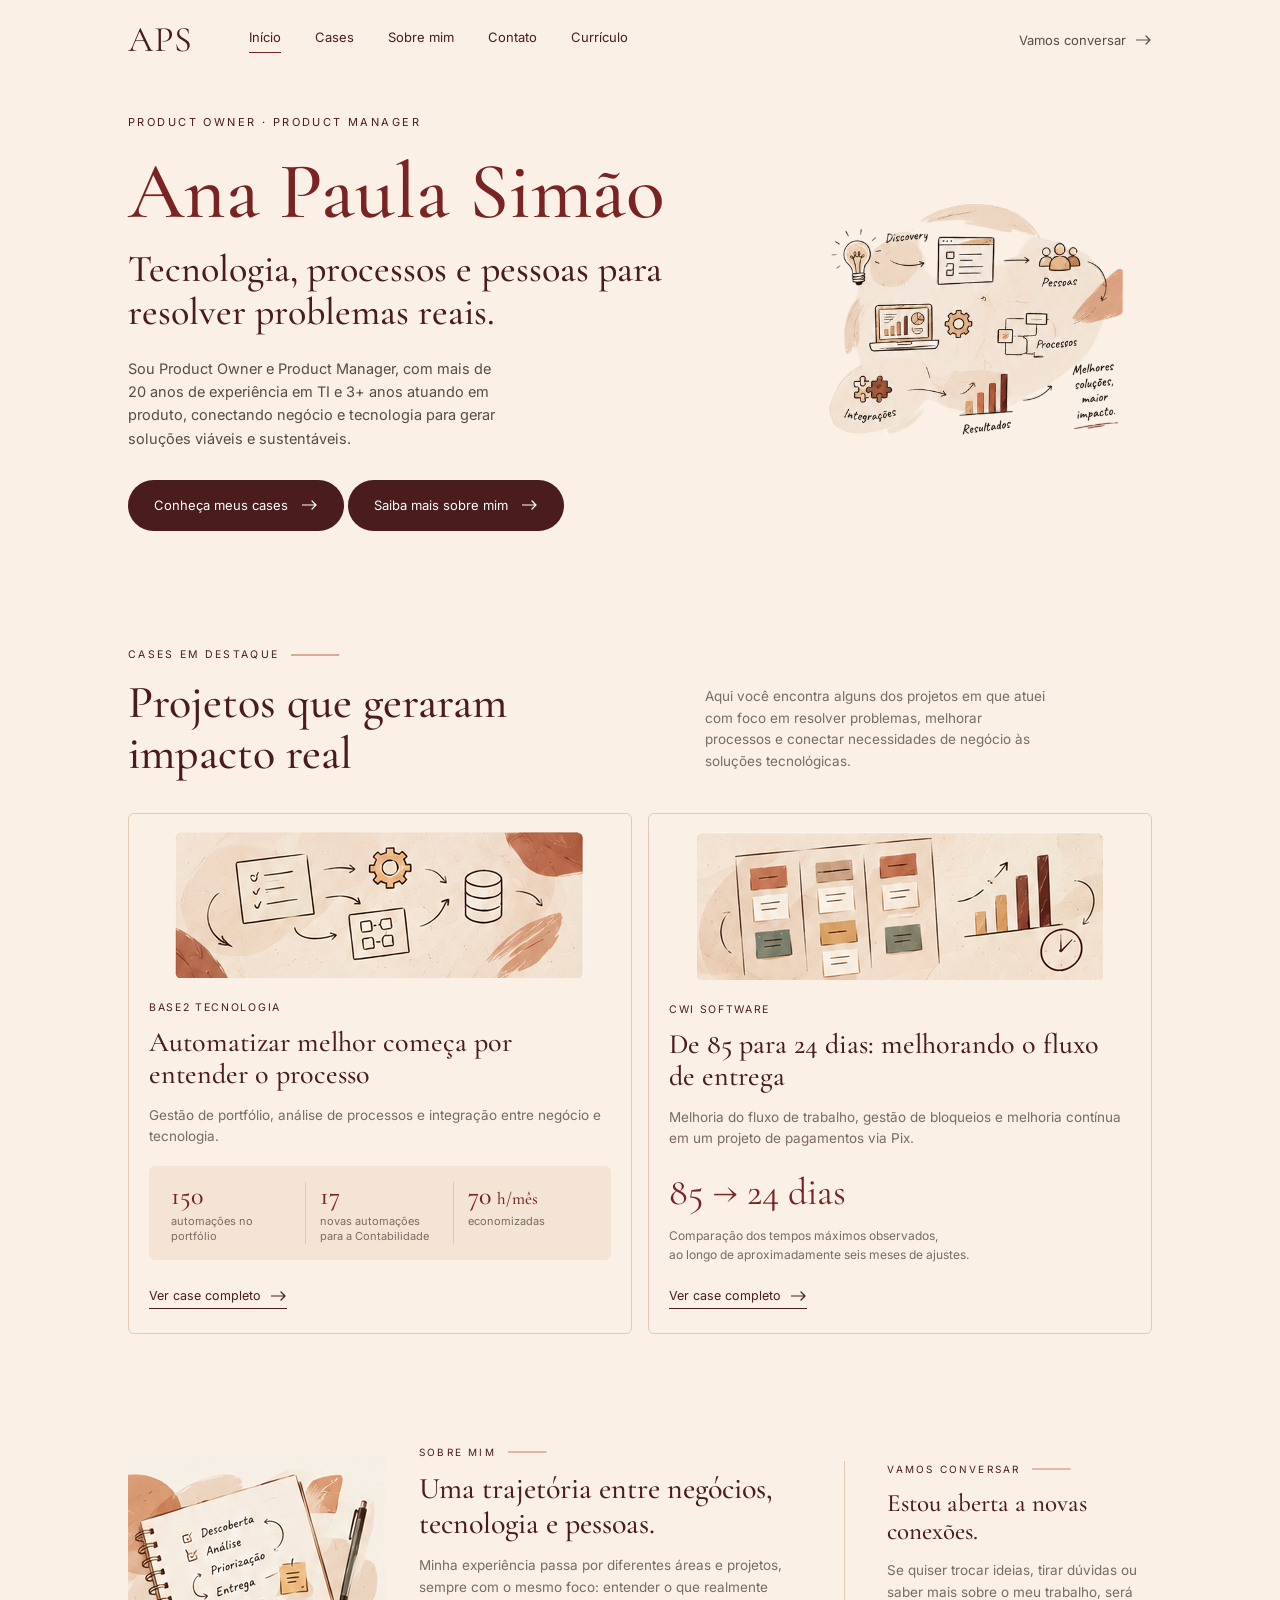
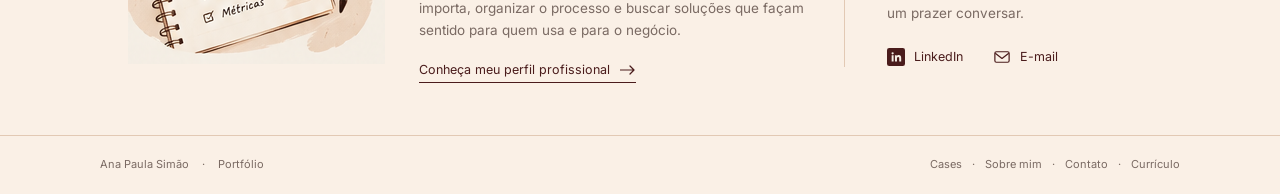
<file: index.html>
<!DOCTYPE html>
<html lang="pt-BR">
<head>
<meta charset="UTF-8">
<meta name="viewport" content="width=device-width, initial-scale=1">
<title>APS · Portfólio</title>
<meta name="description" content="Analista de Negócios e Product Owner com mais de 20 anos de experiência em TI. Tecnologia, processos e pessoas para resolver problemas reais.">
<link rel="preconnect" href="https://fonts.googleapis.com">
<link rel="preconnect" href="https://fonts.gstatic.com" crossorigin>
<link href="https://fonts.googleapis.com/css2?family=Cormorant+Garamond:wght@400;500;600&family=Inter:wght@400;500&family=Caveat:wght@500;600&display=swap" rel="stylesheet">
<style>
  :root{
    --bg:#faf0e6;
    --bg-hero:#faf0e6;
    --bg-alt:#faf0e6;
    --bg-soft:#f3e4d6;
    --ink:#4a1c1c;
    --text:#5b4a44;
    --muted:#7a6a63;
    --accent:#b5532f;
    --accent-dark:#7a2323;
    --sand:#f3e4d6;
    --line:#e2c9b4;
    --card:#faf0e6;
    --serif:'Cormorant Garamond', Georgia, serif;
    --sans:'Inter', system-ui, sans-serif;
    --hand:'Caveat', cursive;
  }
  *{box-sizing:border-box;margin:0;padding:0}
  html{scroll-behavior:smooth}
  body{font-family:var(--sans);background:var(--bg);color:var(--text);line-height:1.6;font-size:15px;-webkit-font-smoothing:antialiased}
  a{color:inherit;text-decoration:none}
  .container{max-width:1080px;margin:0 auto;padding:0 28px}

  /* NAV */
  header{background:var(--bg-hero)}
  nav{display:flex;align-items:center;justify-content:space-between;padding:22px 0;gap:20px}
  .logo{font-family:var(--serif);font-size:36px;color:var(--ink);letter-spacing:.5px;line-height:1}
  .menu{display:flex;gap:34px;margin-left:36px;margin-right:auto}
  .menu a{font-size:13px;color:var(--ink);padding-bottom:4px;border-bottom:1.5px solid transparent}
  .menu a.active{border-color:var(--accent-dark)}
  .menu a:hover{border-color:var(--accent)}
  .nav-cta{font-size:13px;color:var(--red);display:inline-flex;gap:10px;align-items:center}
  .arrow{display:inline-block;width:16px;height:10px}

  /* HERO */
  .hero{display:grid;grid-template-columns:1.35fr .75fr;gap:30px;align-items:center;padding:34px 0 60px}
  .eyebrow{display:flex;align-items:center;gap:12px;font-size:11px;letter-spacing:.22em;text-transform:uppercase;color:var(--ink)}
  .eyebrow svg{width:56px;height:10px}
  .hero h1{font-family:var(--serif);font-weight:500;font-size:clamp(38px,5vw,52px);line-height:1.12;color:var(--ink);margin:26px 0 22px}
  .eyebrow-plain::after{display:none}
  .hero h1.name{
    font-family:var(--serif);
    font-weight:500;
    font-size:clamp(48px,7.5vw,80px);
    line-height:1.05;
    color:var(--accent-dark);
    margin:18px 0 14px;
  }
  .hero h2.tagline{
    font-family:var(--serif);
    font-weight:500;
    font-size:clamp(28px,3.6vw,38px);
    line-height:1.15;
    color:var(--ink);
    margin:0 0 22px;
  }
  .hero p{max-width:380px;font-size:14.5px;color:var(--text)}
  .btn{display:inline-flex;align-items:center;gap:14px;margin-top:30px;background:var(--ink);color:#fff;padding:15px 26px;border-radius:999px;font-size:13px;transition:transform .2s,background .2s}
  .btn:hover{background:var(--accent-dark);transform:translateY(-2px)}
  .hero-art{max-width:300px;margin:0 auto;justify-self:center}
  .hero-art svg,
  .hero-art img{width:100%;height:auto;display:block}

  /* CASES */
  .cases{background:var(--bg);padding:56px 0 64px}
  .section-head{display:grid;grid-template-columns:1.2fr 1fr;gap:40px;align-items:end;margin-bottom:34px}
  .section-head h2{font-family:var(--serif);font-weight:500;font-size:clamp(34px,4.5vw,46px);line-height:1.1;color:var(--ink);margin-top:14px}
  .section-head p{font-size:13.5px;color:var(--muted);max-width:340px;padding-bottom:6px}
  .grid{display:grid;grid-template-columns:1fr 1fr;gap:16px}
  .card{background:var(--card);border:1px solid var(--line);border-radius:6px;padding:18px 20px 24px;display:flex;flex-direction:column;transition:box-shadow .25s,transform .25s}
  .card:hover{box-shadow:0 14px 30px rgba(74,28,28,.08);transform:translateY(-3px)}
  .card .thumb{
      border-radius:6px;
      overflow:hidden;
      background:transparent;   /* mesmo fundo do card e da página */
      display:flex;
      justify-content:center;   /* centraliza na horizontal */
      align-items:center;       /* centraliza na vertical */
    }
    .card .thumb svg,
    .card .thumb img{
      display:block;
      max-width:100%;
      height:auto;
      margin:0 auto;
    }
  .tag{font-size:10.5px;letter-spacing:.16em;text-transform:uppercase;color:var(--ink);margin:22px 0 10px}
  .card h3{font-family:var(--serif);font-weight:500;font-size:28px;line-height:1.15;color:var(--ink);margin-bottom:14px}
  .card p.desc{font-size:13.5px;color:var(--muted);margin-bottom:18px}
  .stats{display:grid;grid-template-columns:repeat(3,1fr);background:var(--bg-soft);border-radius:6px;padding:16px 8px;margin-bottom:22px}
  .stat{padding:0 14px;border-right:1px solid var(--line)}
  .stat:last-child{border-right:0}
  .stat strong{display:block;font-family:var(--serif);font-weight:500;font-size:26px;color:var(--accent-dark);line-height:1.1}
  .stat strong small{font-size:17px}
  .stat span{font-size:11px;color:var(--muted);line-height:1.35;display:block;margin-top:4px}
  .big{font-family:var(--serif);font-size:38px;color:var(--accent-dark);line-height:1.1;margin:4px 0 12px}
  .note{font-size:12px;color:var(--muted);margin-bottom:22px}
  .link{margin-top:auto;font-size:12.5px;color:var(--ink);border-bottom:1px solid var(--ink);align-self:flex-start;padding-bottom:2px;display:inline-flex;gap:10px;align-items:center}

  /* ABOUT / CONTACT */
  .about{background:var(--bg-alt);padding:46px 0 52px}
  .about-grid{display:grid;grid-template-columns:.8fr 1.4fr 1.1fr;gap:34px;align-items:center}
  .about-art svg{width:100%;height:auto;display:block}
  .about h2{font-family:var(--serif);font-weight:500;font-size:30px;line-height:1.15;color:var(--ink);margin:12px 0 14px}
  .about p{font-size:13.5px;color:var(--muted);margin-bottom:16px}
  .small-link{font-size:12px;color:var(--ink);border-bottom:1px solid var(--ink);padding-bottom:2px;display:inline-flex;gap:10px;align-items:center}
  .contact{border-left:1px solid var(--line);padding-left:42px}
  .contact h2{font-size:25px}
  .contact p{max-width:260px}
  .social{display:flex;gap:30px;margin-top:22px}
  .social a{display:inline-flex;align-items:center;gap:9px;font-size:12.5px;color:var(--ink)}
  .social a:hover{color:var(--accent)}
  .social svg{width:18px;height:18px}

  footer{background:var(--bg-alt);border-top:1px solid var(--line)}
  .foot{display:flex;justify-content:space-between;padding:20px 0;font-size:11px;color:var(--muted);gap:16px;flex-wrap:wrap}
  .foot nav{padding:0;gap:0}
  .foot a{margin-left:10px}
  .foot a::before{content:"·";margin-right:10px}
  .foot a:first-child::before{content:none}
  .dot::before{content:"·";margin:0 10px}

  .hand{font-family:var(--hand);fill:var(--ink)}

  /* RESPONSIVO */
  @media (max-width:900px){
    .hero,.section-head,.grid,.about-grid{grid-template-columns:1fr}
    .hero{padding-top:20px}
    .menu{display:none}
    nav{justify-content:space-between}
    .about-art{max-width:200px}
    .contact{border-left:0;padding-left:0;border-top:1px solid var(--line);padding-top:30px}
  }
  @media (max-width:520px){
    .stats{grid-template-columns:1fr;gap:14px}
    .stat{border-right:0;border-bottom:1px solid var(--line);padding:0 14px 12px}
    .stat:last-child{border-bottom:0;padding-bottom:0}
    .nav-cta{font-size:12px}
  }
</style>
</head>
<body>

<!-- SETA REUTILIZÁVEL -->
<svg width="0" height="0" style="position:absolute" aria-hidden="true">
  <symbol id="arrow" viewBox="0 0 16 10"><path d="M0 5h14M10 1l4 4-4 4" fill="none" stroke="currentColor" stroke-width="1.2" stroke-linecap="round" stroke-linejoin="round"/></symbol>
</svg>

<header id="inicio">
  <div class="container">
    <nav>
      <a href="#inicio" class="logo">APS</a>
      <div class="menu">
        <a href="#inicio" class="active">Início</a>
        <a href="#cases">Cases</a>
        <a href="#sobre" class="link">Sobre mim</a> 
        <a href="#contato">Contato</a>
        <a href="curriculo-ana-paula-simao.pdf" download="Curriculo-Ana-Paula-Simao.pdf">Currículo</a>
      </div>
      <a href="#contato" class="nav-cta">Vamos conversar <svg class="arrow"><use href="#arrow"/></svg></a>
    </nav>

    <section class="hero">
      <div>
       <div class="eyebrow eyebrow-plain">Product Owner · Product Manager</div>
        <h1 class="name">Ana Paula Simão</h1>
        <h2 class="tagline">Tecnologia, processos e pessoas para resolver problemas reais.</h2>
        <p>Sou Product Owner e Product Manager, com mais de 20 anos de experiência em TI e 3+ anos atuando em produto, conectando negócio e tecnologia para gerar soluções viáveis e sustentáveis.</p>
        <a href="#cases" class="btn">Conheça meus cases <svg class="arrow"><use href="#arrow"/></svg></a>
        <a href="#sobre" class="btn">Saiba mais sobre mim <svg class="arrow"><use href="#arrow"/></svg></a>
      </div>

      <div class="hero-art">
        <img src="img/inicio.png" alt="Inicio">
      </div>
    </section>
  </div>
</header>

<main>
  <!-- CASES -->
  <section class="cases" id="cases">
    <div class="container">
      <div class="section-head">
        <div>
          <div class="eyebrow" style="font-size:10.5px">Cases em destaque
            <svg viewBox="0 0 56 10" style="width:50px"><path d="M0 5h54" stroke="#b5532f" stroke-width="1"/></svg>
          </div>
          <h2>Projetos que geraram impacto real</h2>
        </div>
        <p>Aqui você encontra alguns dos projetos em que atuei com foco em resolver problemas, melhorar processos e conectar necessidades de negócio às soluções tecnológicas.</p>
      </div>

      <div class="grid">
        <!-- Case 01 -->
        <article class="card">
          <div class="thumb">
            <img src="img/case_base.png" alt="Imagem para case Base2">
          </div>
          <div class="tag">Base2 Tecnologia</div>
          <h3>Automatizar melhor começa por entender o processo</h3>
          <p class="desc">Gestão de portfólio, análise de processos e integração entre negócio e tecnologia.</p>
          <div class="stats">
            <div class="stat"><strong>150</strong><span>automações no<br>portfólio</span></div>
            <div class="stat"><strong>17</strong><span>novas automações<br>para a Contabilidade</span></div>
            <div class="stat"><strong>70 <small>h/mês</small></strong><span>economizadas</span></div>
          </div>
          <a href="case-base2.html" class="link">Ver case completo <svg class="arrow"><use href="#arrow"/></svg></a>
        </article>

        <!-- Case 02 -->
        <article class="card">
          <div class="thumb">
            <img src="img/case_cwi.png" alt="Imagem para case CWI">
          </div>
          <div class="tag">CWI Software</div>
          <h3>De 85 para 24 dias: melhorando o fluxo de entrega</h3>
          <p class="desc">Melhoria do fluxo de trabalho, gestão de bloqueios e melhoria contínua em um projeto de pagamentos via Pix.</p>
          <div class="big">85 → 24 dias</div>
          <p class="note">Comparação dos tempos máximos observados,<br>ao longo de aproximadamente seis meses de ajustes.</p>
          <a href="case-cwi.html" class="link">Ver case completo <svg class="arrow"><use href="#arrow"/></svg></a>
        </article>
      </div>
    </div>
  </section>

  <!-- SOBRE + CONTATO -->
  <section class="about" id="sobre">
    <div class="container about-grid">
      <div class="about-art">
        <img src="img/sobre_mim_inicio.png" alt="Imagem Sobre Mim">
      </div>

      <div>
        <div class="eyebrow" style="font-size:10px">Sobre mim
          <svg viewBox="0 0 56 10" style="width:40px"><path d="M0 5h54" stroke="#b5532f" stroke-width="1"/></svg>
        </div>
        <h2>Uma trajetória entre negócios, tecnologia e pessoas.</h2>
        <p>Minha experiência passa por diferentes áreas e projetos, sempre com o mesmo foco: entender o que realmente importa, organizar o processo e buscar soluções que façam sentido para quem usa e para o negócio.</p>
        <a href="sobre.html" class="link">Conheça meu perfil profissional <svg class="arrow"><use href="#arrow"/></svg></a>
      </div>

      <div class="contact" id="contato">
        <div class="eyebrow" style="font-size:10px">Vamos conversar
         <svg viewBox="0 0 56 10" style="width:40px"><path d="M0 5h54" stroke="#b5532f" stroke-width="1"/></svg>
        </div>
        <h2>Estou aberta a novas conexões.</h2>
        <p>Se quiser trocar ideias, tirar dúvidas ou saber mais sobre o meu trabalho, será um prazer conversar.</p>
        <div class="social">
          <!-- TROQUE os links abaixo pelos seus -->
          <a href="https://www.linkedin.com/in/anapsimao" target="_blank" rel="noopener">
            <svg viewBox="0 0 24 24" aria-hidden="true"><rect width="24" height="24" rx="3" fill="#4a1c1c"/><path d="M6.2 9.5h2.6V18H6.2zM7.5 5.6a1.5 1.5 0 110 3 1.5 1.5 0 010-3zM10.5 9.5H13v1.2c.4-.7 1.3-1.4 2.700-1.400 2.700 0 3.200 1.800 3.200 4.100V18h-2.600v-3.900c0-1 0-2.200-1.400-2.200s-1.600 1-1.600 2.100V18h-2.600z" fill="#f6efe6"/></svg>
            LinkedIn
          </a>
          <a href="mailto:appaulas@gmail.com">
            <svg viewBox="0 0 24 24" aria-hidden="true" fill="none" stroke="#4a1c1c" stroke-width="1.6" stroke-linejoin="round"><rect x="2.5" y="5" width="19" height="14" rx="2"/><path d="M3 7l9 7 9-7"/></svg>
            E-mail
          </a>
        </div>
      </div>
    </div>
  </section>
</main>

<footer>
  <div class="container foot">
    <div>Ana Paula Simão <span class="dot"></span> Portfólio</div>
    <nav>
      <a href="#cases">Cases</a>
      <a href="sobre.html">Sobre mim</a>
      <a href="#contato">Contato</a>
      <a href="curriculo-ana-paula-simao.pdf" download="Curriculo-Ana-Paula-Simao.pdf">Currículo</a>
    </nav>
  </div>
</footer>

</body>
</html>
</file>
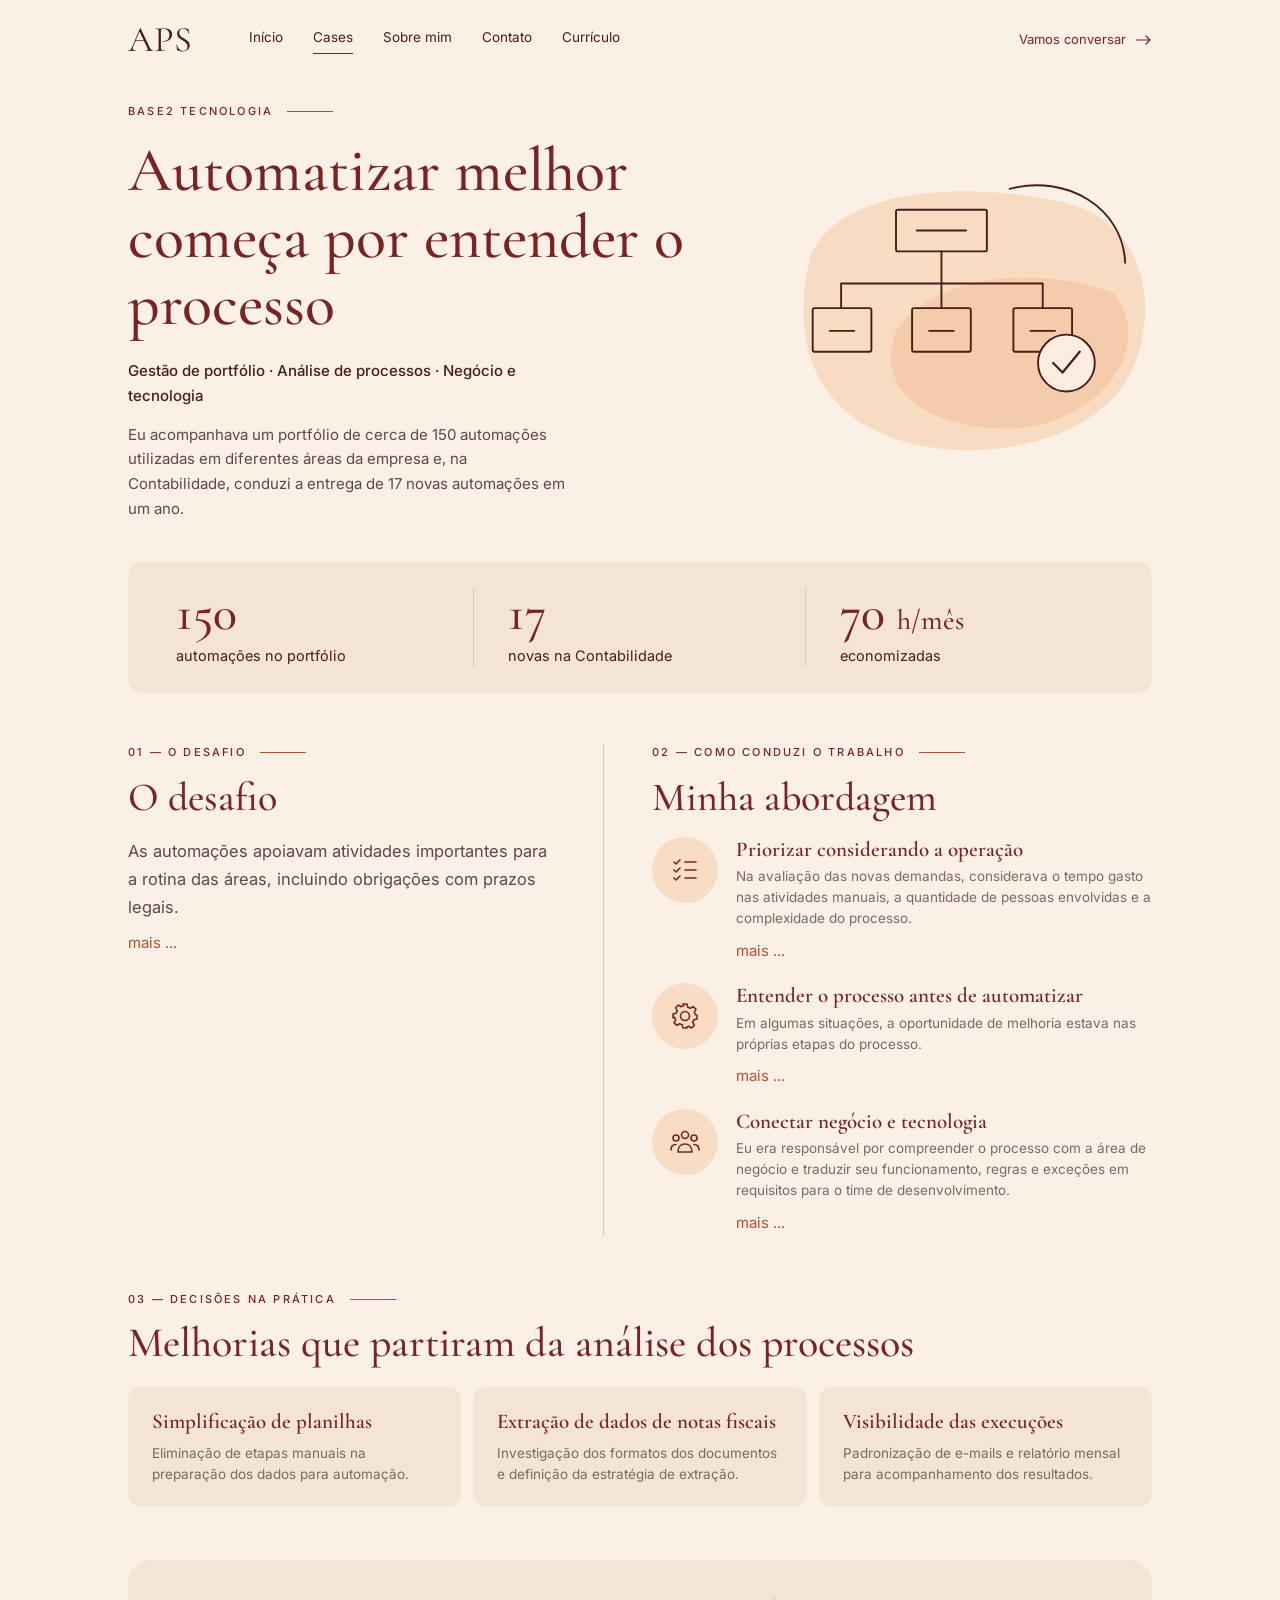
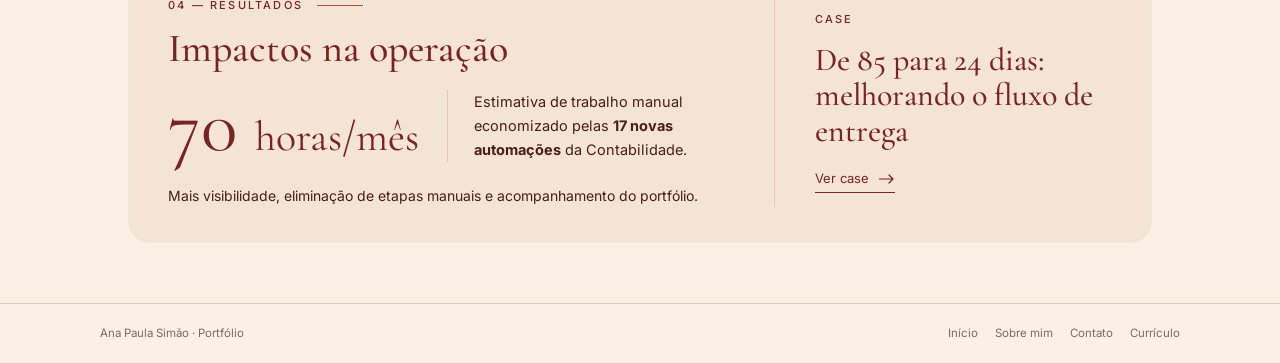
<file: case-base2.html>
<!DOCTYPE html>
<html lang="pt-BR">
<head>
<meta charset="UTF-8">
<meta name="viewport" content="width=device-width, initial-scale=1">
<title>Case Base2 Tecnologia · Ana Paula Simão</title>
<meta name="description" content="Gestão de portfólio, análise de processos e conexão entre negócio e tecnologia: 150 automações no portfólio e 17 novas entregues para a Contabilidade.">
<link rel="preconnect" href="https://fonts.googleapis.com">
<link rel="preconnect" href="https://fonts.gstatic.com" crossorigin>
<link href="https://fonts.googleapis.com/css2?family=Cormorant+Garamond:wght@400;500;600&family=Inter:wght@400;500&display=swap" rel="stylesheet">
<style>
  :root{
    --bg:#faf0e6;
    --bg-soft:#f3e4d6;
    --ink:#4a1c1c;
    --red:#7a2323;
    --accent:#b5532f;
    --text:#5b4a44;
    --muted:#7a6a63;
    --line:#e2c9b4;
    --peach:#f8dcc4;
    --serif:'Cormorant Garamond', Georgia, serif;
    --sans:'Inter', system-ui, sans-serif;
  }
  *{box-sizing:border-box;margin:0;padding:0}
  html{scroll-behavior:smooth}
  body{font-family:var(--sans);background:var(--bg);color:var(--text);line-height:1.65;font-size:15px;-webkit-font-smoothing:antialiased}
  a{color:inherit;text-decoration:none}
  .container{max-width:1080px;margin:0 auto;padding:0 28px}

  /* MENU */
  nav{display:flex;align-items:center;justify-content:space-between;padding:22px 0;gap:20px}
  .logo{font-family:var(--serif);font-size:36px;color:var(--ink);letter-spacing:.5px;line-height:1}
  .menu{display:flex;gap:30px;margin-left:36px;margin-right:auto}
  .menu a{font-size:13.5px;color:var(--ink);padding-bottom:4px;border-bottom:1.5px solid transparent}
  .menu a.active{border-color:var(--red)}
  .menu a:hover{border-color:var(--accent)}
  .nav-cta{font-size:13px;color:var(--red);display:inline-flex;gap:10px;align-items:center}
  .arrow{display:inline-block;width:16px;height:10px}

  /* TÍTULOS DE SEÇÃO */
  .label{font-size:11px;letter-spacing:.2em;text-transform:uppercase;color:var(--red);font-weight:500;display:flex;align-items:center;gap:14px}
  .label::after{content:"";width:46px;height:1px;background:var(--accent)}
  h1,h2{font-family:var(--serif);font-weight:500;color:var(--red);line-height:1.08}

  /* TOPO */
  .hero{display:grid;grid-template-columns:1.2fr .8fr;gap:30px;align-items:center;padding:22px 0 40px}
  .hero h1{font-size:clamp(40px,5.6vw,62px);margin:18px 0 20px}
  .hero .sub{font-weight:500;color:var(--ink);margin-bottom:14px}
  .hero p{max-width:440px}
  .hero-art svg{width:100%;height:auto;display:block;max-width:420px;margin-left:auto}

  /* NÚMEROS */
  .stats{display:grid;grid-template-columns:repeat(3,1fr);background:var(--bg-soft);border-radius:14px;padding:26px 14px}
  .stat{padding:0 34px;border-right:1px solid var(--line)}
  .stat:last-child{border-right:0}
  .stat strong{display:block;font-family:var(--serif);font-weight:500;font-size:50px;color:var(--red);line-height:1}
  .stat strong small{font-size:28px}
  .stat span{display:block;color:var(--ink);margin-top:6px;font-size:14.5px}

  /* DESAFIO + ABORDAGEM */
  .two{display:grid;grid-template-columns:1fr 1.15fr;margin-top:50px}
  .two > div:first-child{padding-right:48px;border-right:1px solid var(--line)}
  .two > div:last-child{padding-left:48px}
  .two h2{font-size:clamp(32px,4vw,40px);margin:14px 0 18px}
  .two p{font-size:16.5px;line-height:1.7}
  .approach{display:flex;flex-direction:column;gap:20px}
  .item{display:flex;gap:18px;align-items:flex-start}
  .icon{flex:0 0 66px;height:66px;border-radius:50%;background:var(--peach);display:grid;place-items:center}
  .icon svg{width:32px;height:32px;stroke:var(--red);fill:none;stroke-width:1.6;stroke-linecap:round;stroke-linejoin:round}
  .item h3{font-family:var(--serif);font-weight:600;font-size:21px;color:var(--red);line-height:1.2;margin-bottom:4px}
  .item p{font-size:13.5px;line-height:1.55;color:var(--muted)}

  /* DECISÕES */
  .decisions{margin-top:54px}
  .decisions h2{font-size:clamp(30px,4.2vw,42px);margin:12px 0 22px}
  .cards{display:grid;grid-template-columns:repeat(3,1fr);gap:12px}
  .dcard{background:var(--bg-soft);border-radius:12px;padding:22px 24px}
  .dcard h3{font-family:var(--serif);font-weight:600;font-size:21px;color:var(--red);line-height:1.2;margin-bottom:8px}
  .dcard p{font-size:13.5px;color:var(--muted);line-height:1.55}

  /* RESULTADOS */
  .results{margin:54px 0 60px;background:var(--bg-soft);border-radius:22px;padding:36px 40px;display:grid;grid-template-columns:1.8fr 1fr;gap:0}
  .results .main{padding-right:40px;border-right:1px solid var(--line)}
  .results h2{font-size:clamp(30px,4vw,40px);margin:12px 0 18px}
  .kpi{display:flex;align-items:center;gap:28px;flex-wrap:wrap}
  .kpi .num{font-family:var(--serif);font-size:clamp(54px,7vw,76px);color:var(--red);line-height:1;white-space:nowrap}
  .kpi .num small{font-size:.55em}
  .kpi p{border-left:1px solid var(--line);padding-left:26px;color:var(--ink);max-width:280px;font-size:14.5px}
  .results .foot-note{margin-top:20px;font-size:14px;color:var(--ink)}
  .next{padding-left:40px;display:flex;flex-direction:column;justify-content:center}
  .next .label::after{display:none}
  .next h3{font-family:var(--serif);font-weight:500;font-size:clamp(26px,3vw,32px);color:var(--red);line-height:1.1;margin:14px 0 20px}
  .next a{font-size:13px;color:var(--red);border-bottom:1px solid var(--red);padding-bottom:3px;align-self:flex-start;display:inline-flex;gap:10px;align-items:center}

  footer{border-top:1px solid var(--line)}
  .foot{display:flex;justify-content:space-between;padding:20px 0;font-size:11.5px;color:var(--muted);gap:16px;flex-wrap:wrap}
  .foot a{margin-left:14px}

  /* RESPONSIVO */
  @media (max-width:900px){
    .menu{display:none}
    .hero,.two,.results{grid-template-columns:1fr}
    .hero-art svg{margin:0 auto;max-width:320px}
    .two > div:first-child{padding-right:0;border-right:0;border-bottom:1px solid var(--line);padding-bottom:34px;margin-bottom:34px}
    .two > div:last-child{padding-left:0}
    .cards{grid-template-columns:1fr}
    .results{padding:30px 24px}
    .results .main{padding-right:0;border-right:0;border-bottom:1px solid var(--line);padding-bottom:28px;margin-bottom:28px}
    .next{padding-left:0}
  }
  @media (max-width:620px){
    .stats{grid-template-columns:1fr;gap:18px}
    .stat{border-right:0;border-bottom:1px solid var(--line);padding:0 18px 16px}
    .stat:last-child{border-bottom:0;padding-bottom:0}
    .kpi p{border-left:0;padding-left:0}
  }

  /* Texto "mais ... / menos" */
  .more-text p{margin-top:12px}
  
  .toggle{
    background:none;
    border:0;
    padding:0;
    margin:10px 0 0;
    display:inline-block;
    font:inherit;
    color:var(--accent);
    cursor:pointer;
    transition:color .2s ease;
  }
  .toggle:hover{
    color:var(--red);
    text-decoration:underline;
    text-underline-offset:3px;
  }
  .toggle:focus-visible{
    outline:2px solid var(--accent);
    outline-offset:3px;
  }
</style>
</head>
  
<body>

<svg width="0" height="0" style="position:absolute" aria-hidden="true">
  <symbol id="arrow" viewBox="0 0 16 10"><path d="M0 5h14M10 1l4 4-4 4" fill="none" stroke="currentColor" stroke-width="1.2" stroke-linecap="round" stroke-linejoin="round"/></symbol>
</svg>

<div class="container">
  <nav>
    <a href="index.html" class="logo">APS</a>
    <div class="menu">
      <a href="index.html">Início</a>
      <a href="index.html#cases" class="active">Cases</a>
      <a href="index.html#sobre">Sobre mim</a>
      <a href="index.html#contato">Contato</a>
      <a href="curriculo-ana-paula-simao.pdf" download="Curriculo-Ana-Paula-Simao.pdf">Currículo</a>
    </div>
    <a href="index.html#contato" class="nav-cta">Vamos conversar <svg class="arrow"><use href="#arrow"/></svg></a>
  </nav>

  <!-- TOPO -->
  <section class="hero">
    <div>
      <div class="label">Base2 Tecnologia</div>
      <h1>Automatizar melhor começa por entender o processo</h1>
      <p class="sub">Gestão de portfólio · Análise de processos · Negócio e tecnologia</p>
      <p>Eu acompanhava um portfólio de cerca de 150 automações utilizadas em diferentes áreas da empresa e, na Contabilidade, conduzi a entrega de 17 novas automações em um ano.</p>
    </div>
    <div class="hero-art">
      <svg viewBox="0 0 420 340" role="img" aria-label="Ilustração de fluxo de processo com etapa concluída">
        <path d="M60 110 C90 40 220 30 330 55 C410 75 430 160 400 230 C370 300 260 330 170 310 C90 292 30 230 60 110Z" fill="#f8d9bd" opacity=".85"/>
        <path d="M150 190 C190 130 300 120 380 150 C420 200 380 270 300 290 C220 305 120 270 150 190Z" fill="#f4c7a2" opacity=".7"/>
        <g stroke="#4a1c1c" stroke-width="2" fill="none" stroke-linecap="round" stroke-linejoin="round">
          <rect x="150" y="62" width="96" height="44" rx="2"/>
          <path d="M172 84h52"/>
          <path d="M198 106v34M92 140h213M92 140v26M198 140v26M305 140v26"/>
          <rect x="62" y="166" width="62" height="46" rx="2"/>
          <rect x="167" y="166" width="62" height="46" rx="2"/>
          <rect x="274" y="166" width="62" height="46" rx="2"/>
          <path d="M80 190h26M185 190h26M292 190h26"/>
          <path d="M270 40 C330 24 390 60 392 118"/>
        </g>
        <circle cx="330" cy="224" r="30" fill="#fbeee0" stroke="#4a1c1c" stroke-width="2"/>
        <path d="M316 224l10 10 18-22" stroke="#4a1c1c" stroke-width="2.4" fill="none" stroke-linecap="round" stroke-linejoin="round"/>
      </svg>
    </div>
  </section>

  <!-- NÚMEROS -->
  <section class="stats">
    <div class="stat"><strong>150</strong><span>automações no portfólio</span></div>
    <div class="stat"><strong>17</strong><span>novas na Contabilidade</span></div>
    <div class="stat"><strong>70 <small>h/mês</small></strong><span>economizadas</span></div>
  </section>

  <!-- DESAFIO + ABORDAGEM -->
  <section class="two">
    <div>
      <div class="label">01 — O desafio</div>
      <h2>O desafio</h2>
        <p>As automações apoiavam atividades importantes para a rotina das áreas, incluindo obrigações com prazos legais.</p> 
        <div class="more-text" id="mais-desafio" hidden>
        <p>Quando uma automação falhava, o trabalho precisava ser realizado manualmente, muitas vezes com pouco tempo disponível e possibilidade de horas extras. </p>
          <p>Ao mesmo tempo, novas demandas chegavam de diferentes áreas, e nem sempre o caminho era simplesmente automatizar o processo como ele já existia. Havia oportunidades de rever etapas manuais, simplificar atividades e melhorar a forma como as pessoas acompanhavam as execuções. </p>
        </div>
        <button type="button" class="toggle" aria-expanded="false" aria-controls="mais-desafio">mais ...</button>
    </div>
      <div>
      <div class="label">02 — Como conduzi o trabalho</div>
      <h2>Minha abordagem</h2>
      <div class="approach">
        <div class="item">
          <div class="icon"><svg viewBox="0 0 32 32"><path d="M5 8l2 2 4-4M5 16l2 2 4-4M5 24l2 2 4-4M16 8h11M16 16h11M16 24h11"/></svg></div>
          <div>
            <h3>Priorizar considerando a operação</h3>
            <p>
                Na avaliação das novas demandas, considerava o tempo gasto nas atividades manuais, a quantidade de pessoas envolvidas e a complexidade do processo.
              </p>
              
              <div class="more-text" id="mais-priorizar" hidden>
                <p>Também buscava entregar soluções mais simples quando isso permitia resolver rapidamente um problema, sem deixar de lado demandas mais complexas.</p>
                <p>Quando havia conflito entre uma nova entrega e uma falha em uma automação já utilizada pela área, priorizava a continuidade da operação. A automação existente fazia parte da rotina e, se não fosse restabelecida, alguém precisaria executar manualmente aquela atividade.</p>
                <p>Os prazos legais também faziam parte dessa análise. Como as execuções eram programadas com antecedência, havia uma janela para identificar falhas e permitir que a área recorresse ao processo manual quando necessário.</p>
              </div>
              
              <button type="button" class="toggle" aria-expanded="false" aria-controls="mais-priorizar">mais ...</button>
          </div>
        </div>
        <div class="item">
          <div class="icon"><svg viewBox="0 0 32 32"><circle cx="16" cy="16" r="4.5"/><path d="M14 4h4l.8 3.2 2.6 1.1 2.8-1.7 2.8 2.8-1.7 2.8 1.1 2.6L28 15v4l-3.2.8-1.1 2.6 1.7 2.8-2.8 2.8-2.8-1.7-2.6 1.1L18 28h-4l-.8-3.2-2.6-1.1-2.8 1.7-2.8-2.8 1.7-2.8-1.1-2.6L4 18v-4l3.200-.8 1.100-2.600-1.700-2.800 2.800-2.800 2.800 1.700 2.600-1.100z"/></svg></div>
          <div>
            <h3>Entender o processo antes de automatizar</h3>
            <p>Em algumas situações, a oportunidade de melhoria estava nas próprias etapas do processo.</p>

            <div class="more-text" id="mais-entender" hidden>
                <p>Em uma delas, uma pessoa precisava extrair uma planilha de um BI, remover colunas, consultar códigos de empresas a partir do CNPJ e preencher alíquotas conforme regras definidas. Analisei essas etapas com o time e identificamos que parte das informações poderia ser obtida diretamente pela automação, enquanto outras tarefas poderiam ser eliminadas.</p>
                <p>Com a mudança, a pessoa deixou de gastar tempo nessas alterações manuais e pôde se dedicar a outras atividades. A extração inicial da planilha permaneceu necessária devido às permissões disponíveis para a automação.</p>
                <p>Em outro caso, a atividade envolvia ler informações de notas fiscais em PDF e transcrevê-las para uma planilha. Investiguei os diferentes formatos dos documentos e as variações na apresentação das informações, detalhei os requisitos para o time de desenvolvimento e acompanhei a implementação e os testes. A automação passou a extrair os dados, com uma etapa de conferência pela área antes de seguir o processamento.</p>
              </div>
              <button type="button" class="toggle" aria-expanded="false" aria-controls="mais-entender">mais ...</button>
          </div>
        </div>
        <div class="item">
          <div class="icon"><svg viewBox="0 0 32 32"><circle cx="16" cy="9" r="3.5"/><circle cx="7" cy="12" r="3"/><circle cx="25" cy="12" r="3"/><path d="M9 26c0-5 3-8 7-8s7 3 7 8zM2 24c0-3.500 2-5.500 5-5.500M30 24c0-3.500-2-5.500-5-5.500"/></svg></div>
          <div>
            <h3>Conectar negócio e tecnologia</h3>
            <p>Eu era responsável por compreender o processo com a área de negócio e traduzir seu funcionamento, regras e exceções em requisitos para o time de desenvolvimento. </p>
            <div class="more-text" id="mais-conectar" hidden>
                <p>Também esclarecia dúvidas durante a implementação, alinhava expectativas com os envolvidos e realizava os testes iniciais e o acompanhamento das primeiras execuções em produção.</p>
                <p>Quando os erros se repetiam, investigava suas causas para entender se estavam relacionados a mudanças em sites de prefeituras, alterações em rotinas do ERP, configurações de negócio ou problemas técnicos.</p>
                <p>Essa análise ajudava a identificar oportunidades de atuação. Em situações de mudanças nos sites, por exemplo, trabalhamos em duas frentes: orientar a área a verificar os sites alguns dias antes da execução e prever validações na automação para identificar alterações em funções ou campos e alertar as equipes envolvidas.</p>
              </div>
              <button type="button" class="toggle" aria-expanded="false" aria-controls="mais-conectar">mais ...</button>
            </div>
          </div>
        </div>
      </div>
  </section>

  <!-- DECISÕES NA PRÁTICA -->
  <section class="decisions">
    <div class="label">03 — Decisões na prática</div>
    <h2>Melhorias que partiram da análise dos processos</h2>
    <div class="cards">
      <div class="dcard">
        <h3>Simplificação de planilhas</h3>
        <p>Eliminação de etapas manuais na preparação dos dados para automação.</p>
      </div>
      <div class="dcard">
        <h3>Extração de dados de notas fiscais</h3>
        <p>Investigação dos formatos dos documentos e definição da estratégia de extração.</p>
      </div>
      <div class="dcard">
        <h3>Visibilidade das execuções</h3>
        <p>Padronização de e-mails e relatório mensal para acompanhamento dos resultados.</p>
      </div>
    </div>
  </section>

  <!-- RESULTADOS + PRÓXIMO CASE -->
  <section class="results">
    <div class="main">
      <div class="label">04 — Resultados</div>
      <h2>Impactos na operação</h2>
      <div class="kpi">
        <div class="num">70 <small>horas/mês</small></div>
        <p>Estimativa de trabalho manual economizado pelas <strong>17 novas automações</strong> da Contabilidade.</p>
      </div>
      <p class="foot-note">Mais visibilidade, eliminação de etapas manuais e acompanhamento do portfólio.</p>
    </div>
    <div class="next">
      <div class="label"> Case</div>
      <h3>De 85 para 24 dias: melhorando o fluxo de entrega</h3>
      <a href="case-cwi.html">Ver case <svg class="arrow"><use href="#arrow"/></svg></a>
    </div>
  </section>
</div>

<footer>
  <div class="container foot">
    <div>Ana Paula Simão · Portfólio</div>
    <div>
      <a href="index.html#inicio">Início</a>
      <a href="index.html#sobre">Sobre mim</a>
      <a href="index.html#contato">Contato</a>
      <a href="curriculo-ana-paula-simao.pdf" download="Curriculo-Ana-Paula-Simao.pdf">Currículo</a>
    </div>
  </div>
</footer>
<script>
  document.querySelectorAll('.toggle').forEach(function (btn) {
    btn.addEventListener('click', function () {
      var alvo = document.getElementById(btn.getAttribute('aria-controls'));
      var aberto = btn.getAttribute('aria-expanded') === 'true';
      alvo.hidden = aberto;
      btn.setAttribute('aria-expanded', String(!aberto));
      btn.textContent = aberto ? 'mais ...' : 'menos';
    });
  });
</script>
</body>
</html>
</file>
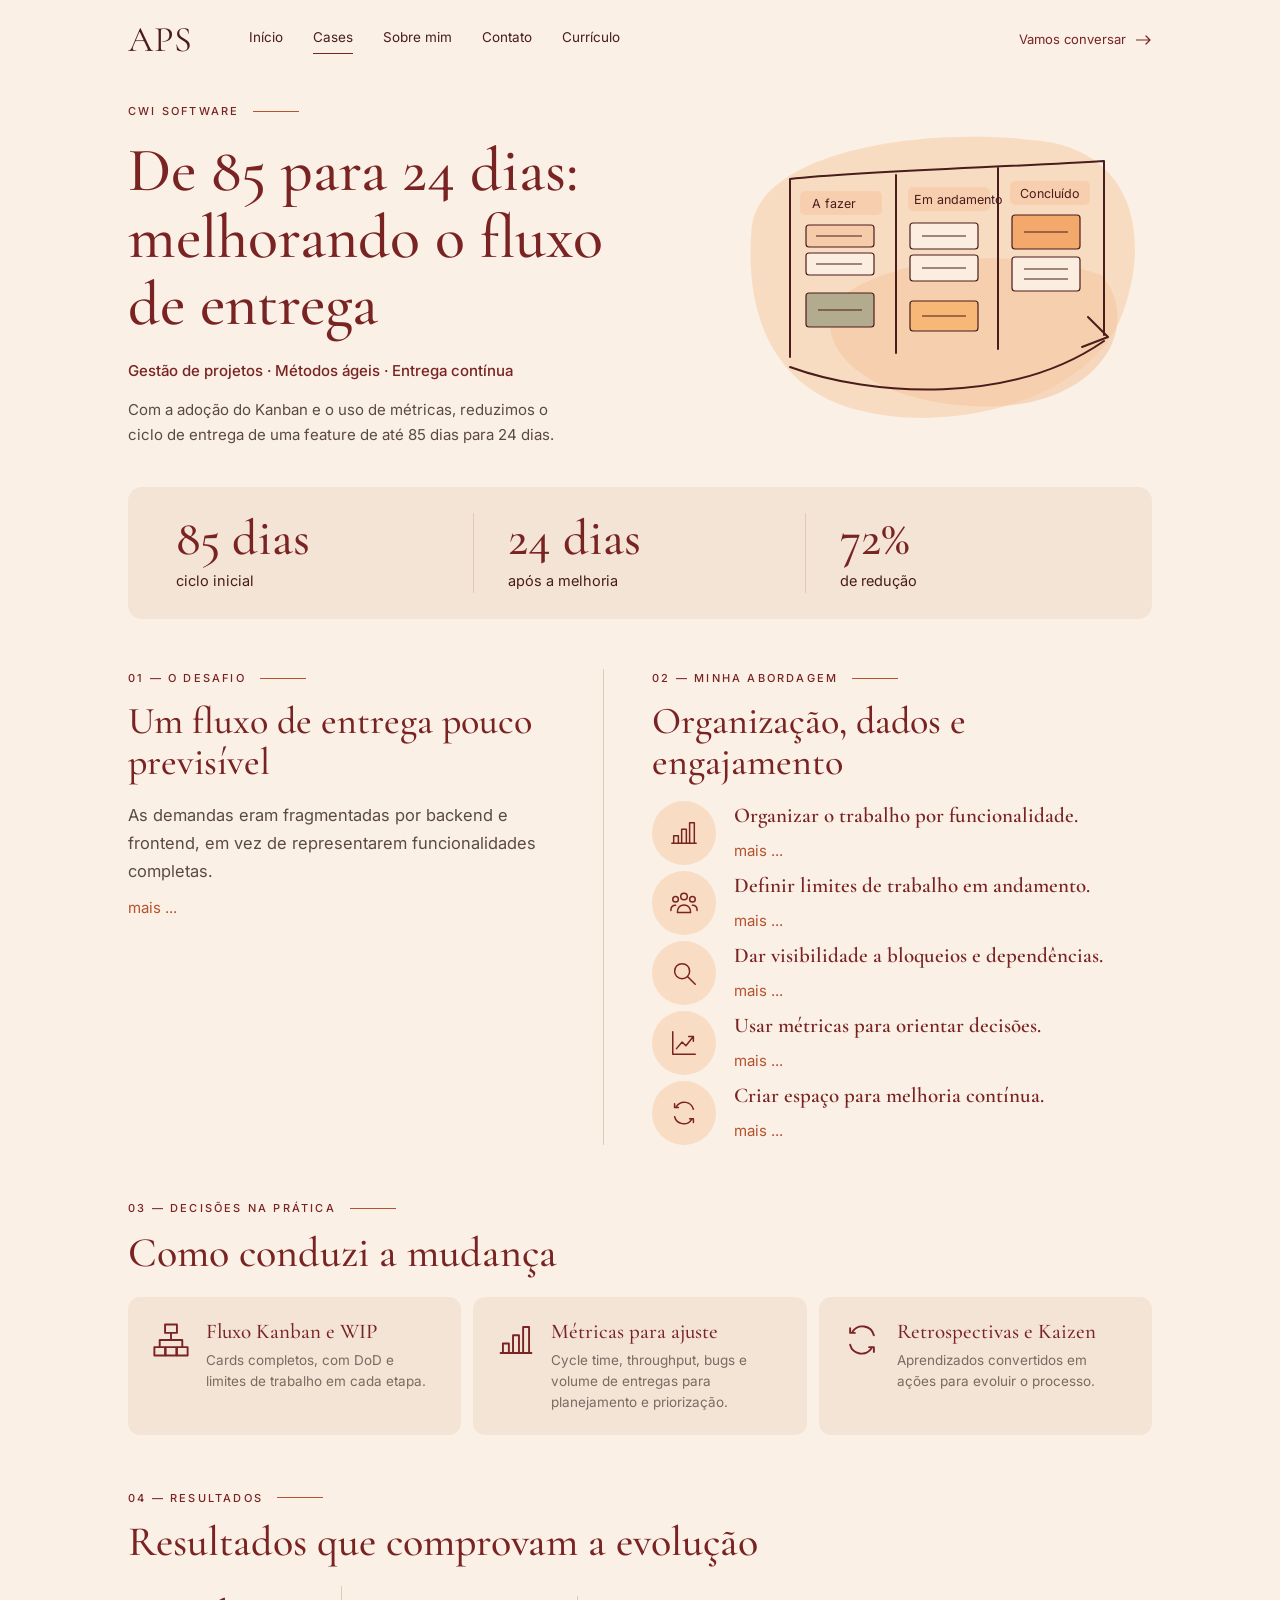
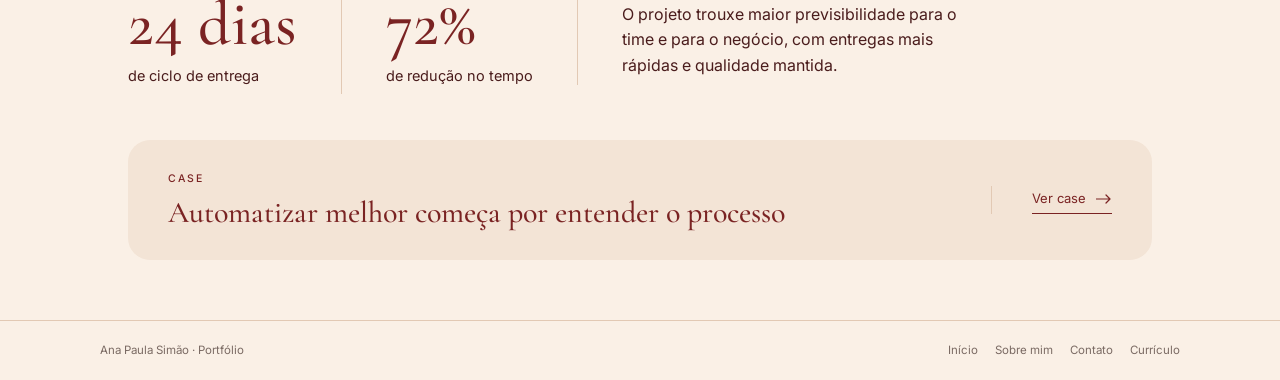
<file: case-cwi.html>
<!DOCTYPE html>
<html lang="pt-BR">
<head>
<meta charset="UTF-8">
<meta name="viewport" content="width=device-width, initial-scale=1">
<title>Case CWI Software · Ana Paula Simão</title>
<meta name="description" content="Com a adoção do Kanban e o uso de métricas, o ciclo de entrega de uma feature passou de até 85 dias para 24 dias em um projeto de pagamentos via Pix.">
<link rel="preconnect" href="https://fonts.googleapis.com">
<link rel="preconnect" href="https://fonts.gstatic.com" crossorigin>
<link href="https://fonts.googleapis.com/css2?family=Cormorant+Garamond:wght@400;500;600&family=Inter:wght@400;500&display=swap" rel="stylesheet">
<style>
  :root{
    --bg:#faf0e6;
    --bg-soft:#f3e4d6;
    --ink:#4a1c1c;
    --red:#7a2323;
    --accent:#b5532f;
    --text:#5b4a44;
    --muted:#7a6a63;
    --line:#e2c9b4;
    --peach:#f8dcc4;
    --serif:'Cormorant Garamond', Georgia, serif;
    --sans:'Inter', system-ui, sans-serif;
  }
  *{box-sizing:border-box;margin:0;padding:0}
  html{scroll-behavior:smooth}
  body{font-family:var(--sans);background:var(--bg);color:var(--text);line-height:1.65;font-size:15px;-webkit-font-smoothing:antialiased}
  a{color:inherit;text-decoration:none}
  .container{max-width:1080px;margin:0 auto;padding:0 28px}

  /* MENU */
  nav{display:flex;align-items:center;justify-content:space-between;padding:22px 0;gap:20px}
  .logo{font-family:var(--serif);font-size:36px;color:var(--ink);letter-spacing:.5px;line-height:1}
  .menu{display:flex;gap:30px;margin-left:36px;margin-right:auto}
  .menu a{font-size:13.5px;color:var(--ink);padding-bottom:4px;border-bottom:1.5px solid transparent}
  .menu a.active{border-color:var(--red)}
  .menu a:hover{border-color:var(--accent)}
  .nav-cta{font-size:13px;color:var(--red);display:inline-flex;gap:10px;align-items:center}
  .arrow{display:inline-block;width:16px;height:10px}

  /* TÍTULOS DE SEÇÃO */
  .label{font-size:11px;letter-spacing:.2em;text-transform:uppercase;color:var(--red);font-weight:500;display:flex;align-items:center;gap:14px}
  .label::after{content:"";width:46px;height:1px;background:var(--accent)}
  h1,h2{font-family:var(--serif);font-weight:500;color:var(--red);line-height:1.08}

  /* TOPO */
  .hero{display:grid;grid-template-columns:1.1fr .9fr;gap:30px;align-items:center;padding:22px 0 40px}
  .hero h1{font-size:clamp(40px,5.6vw,62px);margin:18px 0 20px}
  .hero .sub{font-weight:500;color:var(--red);margin-bottom:14px}
  .hero p{max-width:440px}
  .hero-art svg{width:100%;height:auto;display:block;max-width:440px;margin-left:auto}

  /* NÚMEROS */
  .stats{display:grid;grid-template-columns:repeat(3,1fr);background:var(--bg-soft);border-radius:14px;padding:26px 14px}
  .stat{padding:0 34px;border-right:1px solid var(--line)}
  .stat:last-child{border-right:0}
  .stat strong{display:block;font-family:var(--serif);font-weight:500;font-size:50px;color:var(--red);line-height:1}
  .stat span{display:block;color:var(--ink);margin-top:6px;font-size:14.5px}

  /* DESAFIO + ABORDAGEM */
  .two{display:grid;grid-template-columns:1fr 1.15fr;margin-top:50px}
  .two > div:first-child{padding-right:48px;border-right:1px solid var(--line)}
  .two > div:last-child{padding-left:48px}
  .two h2{font-size:clamp(30px,3.8vw,38px);margin:14px 0 18px}
  .two p{font-size:16.5px;line-height:1.7}
  .approach{display:flex;flex-direction:column;gap:6px}
  .item{display:flex;gap:18px;align-items:flex-start}
  .item-body{
    flex:1;
    min-width:0;
    min-height:64px;            /* mesma altura do ícone */
    display:flex;
    flex-direction:column;
    justify-content:center;     /* centraliza o texto de uma linha com o ícone */
  }
  .item-body .toggle{align-self:flex-start;margin-top:6px}
  .icon{flex:0 0 64px;height:64px;border-radius:50%;background:var(--peach);display:grid;place-items:center}
  .icon svg{width:30px;height:30px;stroke:var(--red);fill:none;stroke-width:1.6;stroke-linecap:round;stroke-linejoin:round}
  .item h3{font-family:var(--serif);font-weight:600;font-size:21px;color:var(--red);line-height:1.2;margin-bottom:4px}
  .item p{font-size:13.5px;line-height:1.55;color:var(--muted)}

  /* DECISÕES */
  .decisions{margin-top:54px}
  .decisions h2{font-size:clamp(30px,4.2vw,42px);margin:12px 0 22px}
  .cards{display:grid;grid-template-columns:repeat(3,1fr);gap:12px}
  .dcard{background:var(--bg-soft);border-radius:12px;padding:22px 24px;display:flex;gap:16px;align-items:flex-start}
  .dcard svg{flex:0 0 38px;width:38px;height:38px;stroke:var(--red);fill:none;stroke-width:1.6;stroke-linecap:round;stroke-linejoin:round;margin-top:2px}
  .dcard h3{font-family:var(--serif);font-weight:500;font-size:21px;color:var(--red);line-height:1.2;margin-bottom:6px}
  .dcard p{font-size:13.5px;color:var(--muted);line-height:1.55}

  /* RESULTADOS */
  .results{margin-top:54px}
  .results h2{font-size:clamp(30px,4.2vw,42px);margin:12px 0 22px}
  .res-grid{display:grid;grid-template-columns:auto auto 1fr;align-items:center}
  .res{padding:6px 44px 6px 0}
  .res + .res{padding-left:44px;border-left:1px solid var(--line)}
  .res strong{display:block;font-family:var(--serif);font-weight:500;font-size:clamp(46px,6vw,64px);color:var(--red);line-height:1}
  .res span{display:block;margin-top:8px;color:var(--ink);font-size:14.5px}
  .res-text{border-left:1px solid var(--line);padding:6px 0 6px 44px;font-size:16px;color:var(--ink);line-height:1.6;max-width:380px}

  /* PRÓXIMO CASE */
  .next-case{margin:46px 0 60px;background:var(--bg-soft);border-radius:22px;padding:30px 40px;display:grid;grid-template-columns:1fr auto;align-items:center}
  .next-case .label{font-size:10.5px}
  .next-case .label::after{display:none}
  .next-case h3{font-family:var(--serif);font-weight:500;font-size:clamp(24px,3vw,30px);color:var(--red);line-height:1.15;margin-top:8px}
  .next-case a{font-size:13px;color:var(--red);border-bottom:1px solid var(--red);padding-bottom:3px;display:inline-flex;gap:10px;align-items:center;margin-left:40px}
  .next-case .go{border-left:1px solid var(--line);padding-left:40px}
  .next-case .go a{margin-left:0}

  /* "mais ... / menos" */
  .more-text p{margin-top:12px}
  .toggle{background:none;border:0;padding:0;margin:10px 0 0;display:inline-block;font:inherit;color:var(--accent);cursor:pointer;transition:color .2s ease}
  .toggle:hover{color:var(--red);text-decoration:underline;text-underline-offset:3px}
  .toggle:focus-visible{outline:2px solid var(--accent);outline-offset:3px}

  footer{border-top:1px solid var(--line)}
  .foot{display:flex;justify-content:space-between;padding:20px 0;font-size:11.5px;color:var(--muted);gap:16px;flex-wrap:wrap}
  .foot a{margin-left:14px}

  /* RESPONSIVO */
  @media (max-width:900px){
    .menu{display:none}
    .hero,.two{grid-template-columns:1fr}
    .hero-art svg{margin:0 auto;max-width:340px}
    .two > div:first-child{padding-right:0;border-right:0;border-bottom:1px solid var(--line);padding-bottom:34px;margin-bottom:34px}
    .two > div:last-child{padding-left:0}
    .cards{grid-template-columns:1fr}
    .res-grid{grid-template-columns:1fr 1fr}
    .res-text{grid-column:1 / -1;border-left:0;border-top:1px solid var(--line);padding:22px 0 0;margin-top:22px;max-width:none}
    .next-case{grid-template-columns:1fr;gap:20px;padding:28px 24px}
    .next-case .go{border-left:0;padding-left:0}
  }
  @media (max-width:620px){
    .stats{grid-template-columns:1fr;gap:18px}
    .stat{border-right:0;border-bottom:1px solid var(--line);padding:0 18px 16px}
    .stat:last-child{border-bottom:0;padding-bottom:0}
    .res-grid{grid-template-columns:1fr}
    .res,.res + .res{padding:10px 0;border-left:0}
  }
</style>
</head>
<body>

<svg width="0" height="0" style="position:absolute" aria-hidden="true">
  <symbol id="arrow" viewBox="0 0 16 10"><path d="M0 5h14M10 1l4 4-4 4" fill="none" stroke="currentColor" stroke-width="1.2" stroke-linecap="round" stroke-linejoin="round"/></symbol>
</svg>

<div class="container">
  <nav>
    <a href="index.html" class="logo">APS</a>
    <div class="menu">
      <a href="index.html">Início</a>
      <a href="index.html#cases" class="active">Cases</a>
      <a href="index.html#sobre">Sobre mim</a>
      <a href="index.html#contato">Contato</a>
      <a href="curriculo-ana-paula-simao.pdf" download="Curriculo-Ana-Paula-Simao.pdf">Currículo</a>
    </div>
    <a href="index.html#contato" class="nav-cta">Vamos conversar <svg class="arrow"><use href="#arrow"/></svg></a>
  </nav>

  <!-- TOPO -->
  <section class="hero">
    <div>
      <div class="label">CWI Software</div>
      <h1>De 85 para 24 dias: melhorando o fluxo de entrega</h1>
      <p class="sub">Gestão de projetos · Métodos ágeis · Entrega contínua</p>
      <p>Com a adoção do Kanban e o uso de métricas, reduzimos o ciclo de entrega de uma feature de até 85 dias para 24 dias.</p>
    </div>
    <div class="hero-art">
      <svg viewBox="0 0 440 340" role="img" aria-label="Ilustração de quadro Kanban com as colunas A fazer, Em andamento e Concluído">
        <path d="M40 120 C50 50 200 20 330 36 C420 48 440 130 410 210 C380 290 250 330 150 306 C70 288 30 220 40 120Z" fill="#f8d9bd" opacity=".85"/>
        <path d="M120 200 C170 150 300 140 390 170 C430 220 390 290 300 300 C210 310 100 270 120 200Z" fill="#f4c7a2" opacity=".6"/>
        <g stroke="#4a1c1c" stroke-width="2" fill="none" stroke-linecap="round" stroke-linejoin="round">
          <path d="M78 74 C150 66 300 62 392 56 L392 230 M78 74 L78 252 M184 70 L184 248 M286 62 L286 244"/>
          <path d="M392 236 C300 300 160 292 78 262"/>
          <path d="M376 212 L396 232 L370 242"/>
        </g>
        <g font-family="Inter,sans-serif" font-size="12.5" fill="#4a1c1c">
          <rect x="88" y="86" width="82" height="24" rx="5" fill="#f8cfae"/><text x="100" y="103">A fazer</text>
          <rect x="196" y="82" width="82" height="24" rx="5" fill="#f8cfae"/><text x="202" y="99">Em andamento</text>
          <rect x="298" y="76" width="80" height="24" rx="5" fill="#f8cfae"/><text x="308" y="93">Concluído</text>
        </g>
        <g stroke="#4a1c1c" stroke-width="1.2">
          <rect x="94" y="120" width="68" height="22" rx="3" fill="#f6cba9"/><path d="M104 131h46" fill="none"/>
          <rect x="94" y="148" width="68" height="22" rx="3" fill="#fbeee0"/><path d="M104 159h46" fill="none"/>
          <rect x="94" y="188" width="68" height="34" rx="3" fill="#b3ab8d"/><path d="M106 205h44" fill="none"/>
          <rect x="198" y="118" width="68" height="26" rx="3" fill="#fbeee0"/><path d="M210 131h44" fill="none"/>
          <rect x="198" y="150" width="68" height="26" rx="3" fill="#fbeee0"/><path d="M210 163h44" fill="none"/>
          <rect x="198" y="196" width="68" height="30" rx="3" fill="#f6b777"/><path d="M210 211h44" fill="none"/>
          <rect x="300" y="110" width="68" height="34" rx="3" fill="#f2a96b"/><path d="M312 127h44" fill="none"/>
          <rect x="300" y="152" width="68" height="34" rx="3" fill="#fbeee0"/><path d="M312 164h44M312 174h44" fill="none"/>
        </g>
      </svg>
    </div>
  </section>

  <!-- NÚMEROS -->
  <section class="stats">
    <div class="stat"><strong>85 dias</strong><span>ciclo inicial</span></div>
    <div class="stat"><strong>24 dias</strong><span>após a melhoria</span></div>
    <div class="stat"><strong>72%</strong><span>de redução</span></div>
  </section>

  <!-- DESAFIO + ABORDAGEM -->
  <section class="two">
    <div>
      <div class="label">01 — O desafio</div>
      <h2>Um fluxo de entrega pouco previsível</h2>
      <p>As demandas eram fragmentadas por backend e frontend, em vez de representarem funcionalidades completas.</p>

      <!-- Texto escondido: troque o conteúdo abaixo pelo seu, ou apague este bloco e o botão se não for usar -->
      <div class="more-text" id="mais-desafio" hidden>
        <p>Não havia critérios de conclusão suficientemente claros, a visibilidade das métricas era limitada e dependências externas nem sempre eram comunicadas a tempo.</p>
        <p>Esse cenário dificultava entender o andamento real de cada entrega, antecipar bloqueios e planejar quando uma funcionalidade deveria entrar no fluxo para chegar à produção dentro da necessidade do negócio.</p>
      </div>
      <button type="button" class="toggle" aria-expanded="false" aria-controls="mais-desafio">mais ...</button>
    </div>

    <div>
      <div class="label">02 — Minha abordagem</div>
      <h2>Organização, dados e engajamento</h2>
      <div class="approach">
        <div class="item">
          <div class="icon"><svg viewBox="0 0 32 32"><path d="M5 27V19h5v8M13.500 27V12h5v15M22 27V5h5v22M3 27h26"/></svg></div>
          <div class="item-body">
            <h3>Organizar o trabalho por funcionalidade.</h3>
            <!-- Texto escondido: troque o conteúdo abaixo pelo seu, ou apague este bloco e o botão se não for usar -->
            <div class="more-text" id="mais-organizacao" hidden>
              <p>Trabalhei na organização de cards funcionais, reunindo o objetivo de negócio e o comportamento esperado, com as tarefas técnicas necessárias para desenvolvimento e testes</p>
              <p>Também contribuí para explicitar o que significava concluir uma atividade. Os critérios de pronto e checklists passaram a orientar validações importantes, como verificações de UX e testes unitários, reduzindo dúvidas sobre o que ainda precisava acontecer antes de considerar uma entrega concluída.</p>
            </div>
            <button type="button" class="toggle" aria-expanded="false" aria-controls="mais-organizacao">mais ...</button>
          </div>
        </div>
        <div class="item">
          <div class="icon"><svg viewBox="0 0 32 32"><circle cx="16" cy="9" r="3.5"/><circle cx="7" cy="12" r="3"/><circle cx="25" cy="12" r="3"/><path d="M9 26c0-5 3-8 7-8s7 3 7 8zM2 24c0-3.500 2-5.500 5-5.500M30 24c0-3.500-2-5.500-5-5.500"/></svg></div>
          <div class="item-body">
          <h3>Definir limites de trabalho em andamento.</h3>
          <!-- Texto escondido: troque o conteúdo abaixo pelo seu, ou apague este bloco e o botão se não for usar -->
            <div class="more-text" id="mais-limites" hidden>
              <p>Para evitar que muitas atividades ficassem abertas ao mesmo tempo, foram definidos limites de WIP por etapa. Na etapa de desenvolvimento, o limite acompanhava a quantidade de desenvolvedores; na etapa de testes, considerava a quantidade de QAs mais uma posição adicional.</p>
              <p>A intenção era equilibrar a entrada de trabalho com a capacidade de execução e teste, tornando mais visíveis os acúmulos e incentivando o time a concluir atividades antes de iniciar outras.</p>
            </div>
            <button type="button" class="toggle" aria-expanded="false" aria-controls="mais-limites">mais ...</button>
          </div>
        </div>
        <div class="item">
          <div class="icon"><svg viewBox="0 0 32 32"><circle cx="14" cy="14" r="8"/><path d="M20 20l8 8"/></svg></div>
          <div class="item-body">
            <h3>Dar visibilidade a bloqueios e dependências.</h3>
            <!-- Texto escondido: troque o conteúdo abaixo pelo seu, ou apague este bloco e o botão se não for usar -->
                <div class="more-text" id="mais-visibilidade" hidden>
                  <p>O Kanbanize oferecia recursos visuais, como o heatmap, utilizados no acompanhamento diário para identificar itens parados, riscos e possíveis atrasos. Quando surgiam bloqueios, o time podia direcionar esforços para destravá-los, inclusive com mobilização pontual de pessoas para atuar em conjunto.</p>
                  <p>Esse acompanhamento também ajudava a tornar dependências externas mais explícitas, permitindo sinalizar com antecedência o que poderia comprometer a sequência do trabalho.</p>
                </div>
                <button type="button" class="toggle" aria-expanded="false" aria-controls="mais-visibilidade">mais ...</button>
          </div>
        </div>
        <div class="item">
          <div class="icon"><svg viewBox="0 0 32 32"><path d="M4 4v24h24M8 22l6-7 4 4 8-10M21 9h5v5"/></svg></div>
          <div class="item-body">
          <h3>Usar métricas para orientar decisões.</h3>
          <!-- Texto escondido: troque o conteúdo abaixo pelo seu, ou apague este bloco e o botão se não for usar -->
              <div class="more-text" id="mais-metrica" hidden>
                <p>Acompanhávamos indicadores como cycle time, throughput, bugs e volume de entregas. As informações eram revisadas periodicamente e apresentadas de forma consolidada, permitindo observar a evolução do fluxo e discutir gargalos com base em dados.</p>
                <p>As métricas também apoiavam o planejamento. Por exemplo, ajudavam a estimar quando uma funcionalidade precisava entrar no fluxo para que houvesse tempo suficiente para concluí-la em uma janela de aproximadamente três meses, considerando a capacidade e o comportamento observado das entregas.</p>
              </div>
              <button type="button" class="toggle" aria-expanded="false" aria-controls="mais-metrica">mais ...</button>
          </div>
        </div>
        <div class="item">
          <div class="icon"><svg viewBox="0 0 32 32"><path d="M26 12a10 10 0 0 0-18-3M6 6v4h4M6 20a10 10 0 0 0 18 3M26 26v-4h-4"/></svg></div>
          <div class="item-body">
          <h3>Criar espaço para melhoria contínua.</h3>
          <!-- Texto escondido: troque o conteúdo abaixo pelo seu, ou apague este bloco e o botão se não for usar -->
              <div class="more-text" id="mais-melhoria" hidden>
                <p>As retrospectivas foram incorporadas à rotina, e os aprendizados eram registrados em um quadro Kaizen para acompanhar ações de melhoria. Também foram fortalecidos os momentos de refinamento funcional e técnico, aproximando as perspectivas de negócio e desenvolvimento.</p>
                <p>Além de organizar o processo, essa rotina ajudou a criar um entendimento compartilhado sobre o trabalho. Após uma apresentação do case em um capítulo interno da CWI, profissionais do time relataram que as entregas haviam ficado mais claras e que a integração e o trabalho compartilhado entre as pessoas tinham melhorado.</p>
              </div>
              <button type="button" class="toggle" aria-expanded="false" aria-controls="mais-melhoria">mais ...</button>
          </div>
        </div>
      </div>
    </div>
  </section>

  <!-- DECISÕES NA PRÁTICA -->
  <section class="decisions">
    <div class="label">03 — Decisões na prática</div>
    <h2>Como conduzi a mudança</h2>
    <div class="cards">
      <div class="dcard">
        <svg viewBox="0 0 32 32"><rect x="11" y="3" width="10" height="7"/><rect x="2" y="22" width="9" height="7"/><rect x="21" y="22" width="9" height="7"/><rect x="11.500" y="22" width="9" height="7"/><path d="M16 10v6M6.500 22v-6h19v6"/></svg>
        <div>
          <h3>Fluxo Kanban e WIP</h3>
          <p>Cards completos, com DoD e limites de trabalho em cada etapa.</p>
        </div>
      </div>
      <div class="dcard">
        <svg viewBox="0 0 32 32"><path d="M5 27V19h5v8M13.500 27V12h5v15M22 27V5h5v22M3 27h26"/></svg>
        <div>
          <h3>Métricas para ajuste</h3>
          <p>Cycle time, throughput, bugs e volume de entregas para planejamento e priorização.</p>
        </div>
      </div>
      <div class="dcard">
        <svg viewBox="0 0 32 32"><path d="M26 12a10 10 0 0 0-18-3M6 6v4h4M6 20a10 10 0 0 0 18 3M26 26v-4h-4"/></svg>
        <div>
          <h3>Retrospectivas e Kaizen</h3>
          <p>Aprendizados convertidos em ações para evoluir o processo.</p>
        </div>
      </div>
    </div>
  </section>

  <!-- RESULTADOS -->
  <section class="results">
    <div class="label">04 — Resultados</div>
    <h2>Resultados que comprovam a evolução</h2>
    <div class="res-grid">
      <div class="res"><strong>24 dias</strong><span>de ciclo de entrega</span></div>
      <div class="res"><strong>72%</strong><span>de redução no tempo</span></div>
      <p class="res-text">O projeto trouxe maior previsibilidade para o time e para o negócio, com entregas mais rápidas e qualidade mantida.</p>
    </div>
  </section>

  <!-- PRÓXIMO CASE -->
  <section class="next-case">
    <div>
      <div class="label">Case</div>
      <h3>Automatizar melhor começa por entender o processo</h3>
    </div>
    <div class="go">
      <a href="case-base2.html">Ver case <svg class="arrow"><use href="#arrow"/></svg></a>
    </div>
  </section>
</div>

<footer>
  <div class="container foot">
    <div>Ana Paula Simão · Portfólio</div>
    <div>
      <a href="index.html#inicio">Início</a>
      <a href="index.html#sobre">Sobre mim</a>
      <a href="index.html#contato">Contato</a>
      <a href="curriculo-ana-paula-simao.pdf" download="Curriculo-Ana-Paula-Simao.pdf">Currículo</a>
    </div>
  </div>
</footer>

<script>
  document.querySelectorAll('.toggle').forEach(function (btn) {
    btn.addEventListener('click', function () {
      var alvo = document.getElementById(btn.getAttribute('aria-controls'));
      var aberto = btn.getAttribute('aria-expanded') === 'true';
      alvo.hidden = aberto;
      btn.setAttribute('aria-expanded', String(!aberto));
      btn.textContent = aberto ? 'mais ...' : 'menos';
    });
  });
</script>

</body>
</html>
</file>
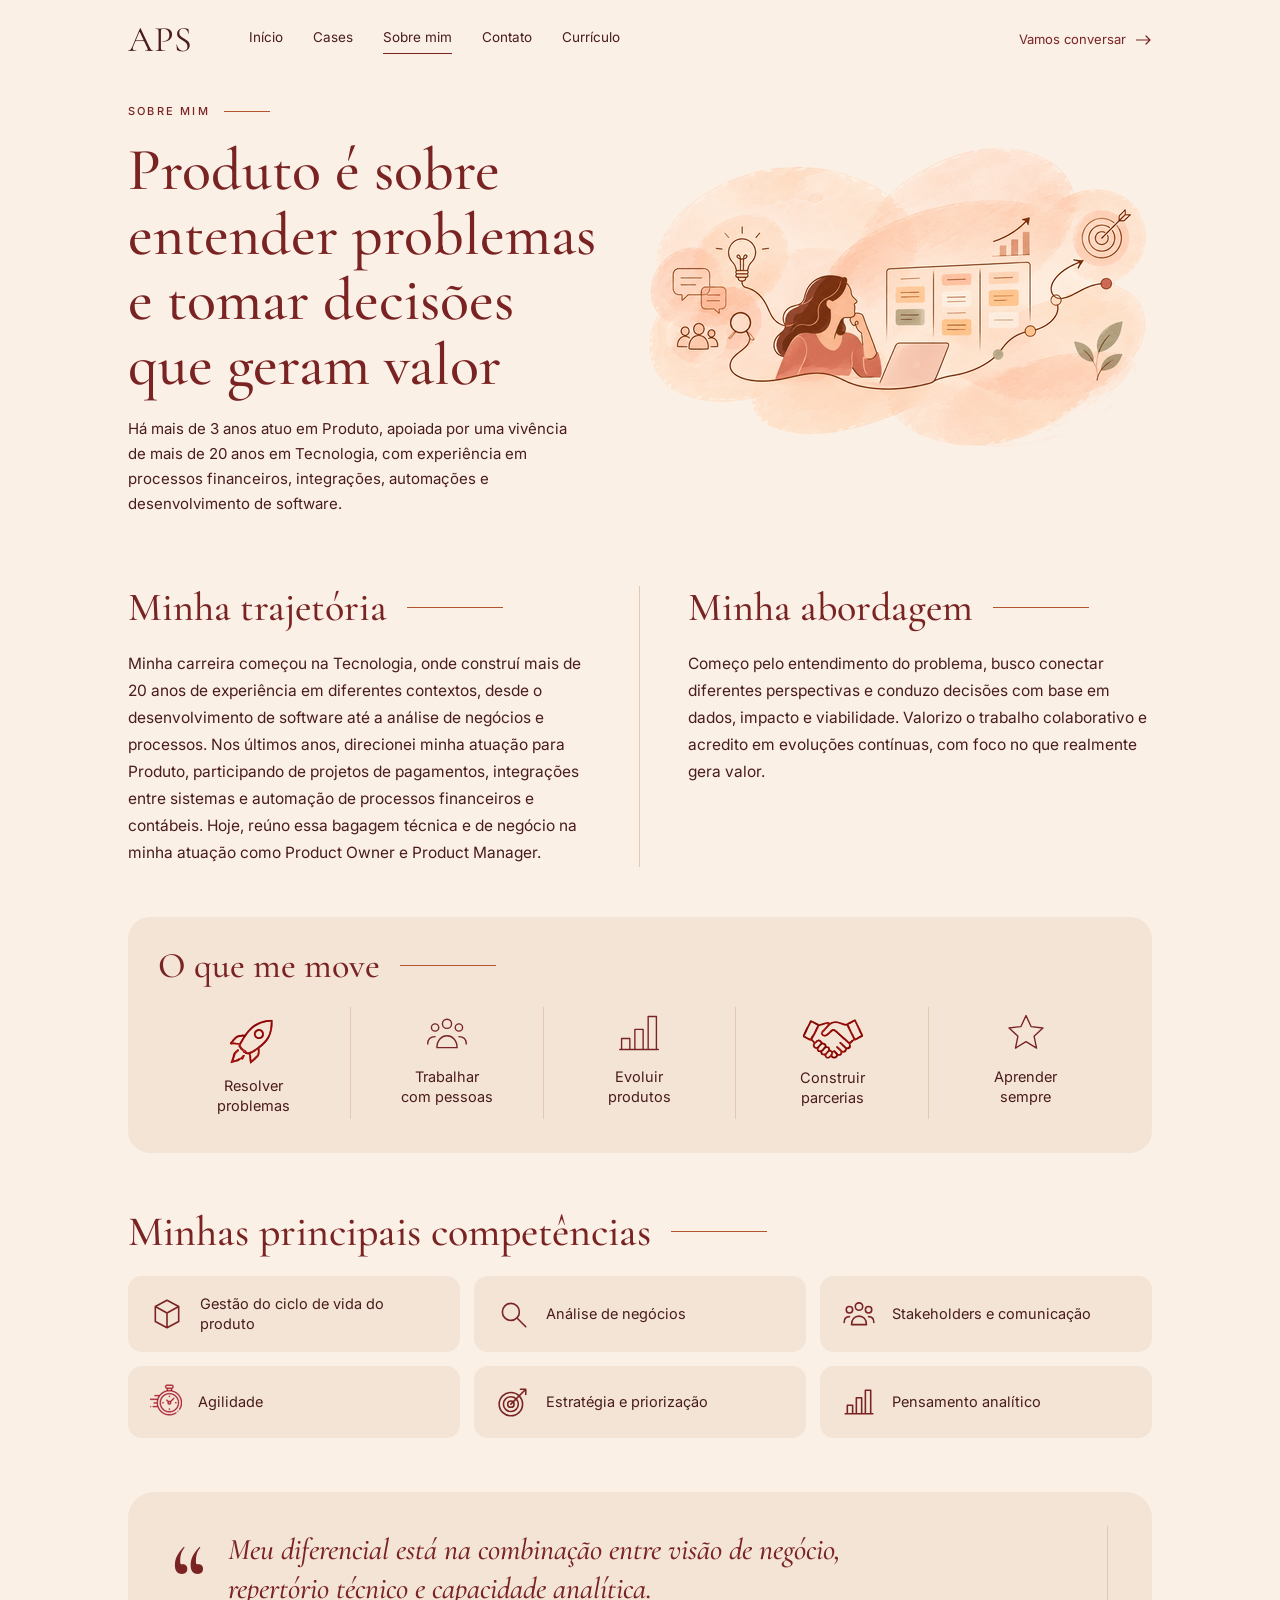
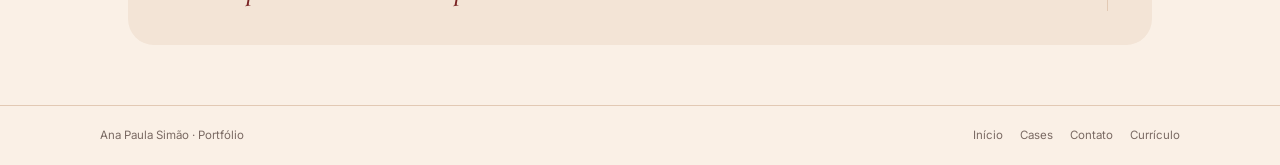
<file: sobre.html>
<!DOCTYPE html>
<html lang="pt-BR">
<head>
<meta charset="UTF-8">
<meta name="viewport" content="width=device-width, initial-scale=1">
<title>Sobre mim · Ana Paula Simão</title>
<meta name="description" content="Product Owner com mais de 20 anos de experiência em TI. Construo soluções que conectam negócio e tecnologia, com foco em gerar valor para usuários e empresas.">
<link rel="preconnect" href="https://fonts.googleapis.com">
<link rel="preconnect" href="https://fonts.gstatic.com" crossorigin>
<link href="https://fonts.googleapis.com/css2?family=Cormorant+Garamond:ital,wght@0,400;0,500;0,600;1,400;1,500&family=Inter:wght@400;500&display=swap" rel="stylesheet">
<style>
  :root{
    --bg:#faf0e6;
    --bg-soft:#f3e4d6;
    --ink:#4a1c1c;
    --red:#7a2323;
    --accent:#b5532f;
    --text:#5b4a44;
    --muted:#7a6a63;
    --line:#e2c9b4;
    --peach:#f8dcc4;
    --serif:'Cormorant Garamond', Georgia, serif;
    --sans:'Inter', system-ui, sans-serif;
  }
  *{box-sizing:border-box;margin:0;padding:0}
  html{scroll-behavior:smooth}
  body{font-family:var(--sans);background:var(--bg);color:var(--text);line-height:1.65;font-size:15px;-webkit-font-smoothing:antialiased}
  a{color:inherit;text-decoration:none}
  .container{max-width:1080px;margin:0 auto;padding:0 28px}

  /* MENU */
  nav{display:flex;align-items:center;justify-content:space-between;padding:22px 0;gap:20px}
  .logo{font-family:var(--serif);font-size:36px;color:var(--ink);letter-spacing:.5px;line-height:1}
  .menu{display:flex;gap:30px;margin-left:36px;margin-right:auto}
  .menu a{font-size:13.5px;color:var(--ink);padding-bottom:4px;border-bottom:1.5px solid transparent}
  .menu a.active{border-color:var(--red)}
  .menu a:hover{border-color:var(--accent)}
  .nav-cta{font-size:13px;color:var(--red);display:inline-flex;gap:10px;align-items:center}
  .arrow{display:inline-block;width:16px;height:10px}

  /* TÍTULOS */
  .label{font-size:11px;letter-spacing:.2em;text-transform:uppercase;color:var(--red);font-weight:500;display:flex;align-items:center;gap:14px}
  .label::after{content:"";width:46px;height:1px;background:var(--accent)}
  h1,h2{font-family:var(--serif);font-weight:500;color:var(--red);line-height:1.08}
  .h-line{display:flex;align-items:center;gap:20px}
  .h-line::after{content:"";flex:1;max-width:96px;height:1px;background:var(--accent)}

  /* TOPO */
  .hero{display:grid;grid-template-columns:1.15fr .85fr;gap:30px;align-items:center;padding:22px 0 40px}
  .hero h1{font-size:clamp(38px,5.4vw,60px);margin:18px 0 20px}
  .hero p{max-width:440px;color:var(--ink)}
  .hero-art svg{width:100%;height:auto;display:block;max-width:440px;margin-left:auto}

  /* TRAJETÓRIA + ABORDAGEM */
  .two{display:grid;grid-template-columns:1fr 1fr;margin-top:30px}
  .two > div:first-child{padding-right:48px;border-right:1px solid var(--line)}
  .two > div:last-child{padding-left:48px}
  .two h2{font-size:clamp(30px,3.8vw,40px);margin-bottom:20px}
  .two p{font-size:15.5px;line-height:1.75;color:var(--ink)}

  /* O QUE ME MOVE */
  .moves{margin-top:50px;background:var(--bg-soft);border-radius:22px;padding:30px 30px 34px}
  .moves h2{font-size:clamp(28px,3.4vw,36px);margin-bottom:22px}
  .moves-grid{display:grid;grid-template-columns:repeat(5,1fr)}
  .move{text-align:center;padding:4px 14px;border-right:1px solid var(--line);color:var(--ink);font-size:14.5px;line-height:1.35}
  .move:last-child{border-right:0}
  .move svg{display:block;margin:0 auto 12px;width:44px;height:44px;stroke:var(--red);fill:none;stroke-width:1.5;stroke-linecap:round;stroke-linejoin:round}

  /* COMPETÊNCIAS */
  .skills{margin-top:56px}
  .skills h2{font-size:clamp(30px,4vw,42px);margin-bottom:22px}
  .skill-grid{display:grid;grid-template-columns:repeat(3,1fr);gap:14px}
  .skill{background:var(--bg-soft);border-radius:14px;padding:18px 22px;display:flex;align-items:center;gap:16px;color:var(--ink);font-size:14.5px;line-height:1.35}
  .skill svg{flex:0 0 34px;width:34px;height:34px;stroke:var(--red);fill:none;stroke-width:1.5;stroke-linecap:round;stroke-linejoin:round}

  /* CITAÇÃO */
  .quote{margin:54px 0 60px;background:var(--bg-soft);border-radius:26px;padding:34px 44px;display:grid;grid-template-columns:auto 1fr auto;gap:22px;align-items:center}
  .quote .mark{font-family:var(--serif);font-weight:600;font-size:96px;line-height:.7;color:var(--red);align-self:flex-start;padding-top:18px}
  .quote .bar{width:1px;align-self:stretch;background:var(--line);margin-left:60px;min-height:70px}
  .quote p{font-family:var(--serif);font-style:italic;font-weight:500;font-size:clamp(22px,2.8vw,30px);line-height:1.3;color:var(--red);max-width:640px}

  footer{border-top:1px solid var(--line)}
  .foot{display:flex;justify-content:space-between;padding:20px 0;font-size:11.5px;color:var(--muted);gap:16px;flex-wrap:wrap}
  .foot a{margin-left:14px}

  /* RESPONSIVO */
  @media (max-width:900px){
    .menu{display:none}
    .hero,.two{grid-template-columns:1fr}
    .hero-art svg{margin:0 auto;max-width:340px}
    .two > div:first-child{padding-right:0;border-right:0;border-bottom:1px solid var(--line);padding-bottom:34px;margin-bottom:34px}
    .two > div:last-child{padding-left:0}
    .moves-grid{grid-template-columns:repeat(3,1fr);row-gap:26px}
    .move:nth-child(3){border-right:0}
    .skill-grid{grid-template-columns:1fr 1fr}
    .quote{grid-template-columns:auto 1fr;padding:28px 26px}
    .quote .bar{display:none}
  }
  @media (max-width:620px){
    .moves-grid{grid-template-columns:1fr 1fr}
    .move,.move:nth-child(3){border-right:0}
    .skill-grid{grid-template-columns:1fr}
  }
</style>
</head>
<body>

<svg width="0" height="0" style="position:absolute" aria-hidden="true">
  <symbol id="arrow" viewBox="0 0 16 10"><path d="M0 5h14M10 1l4 4-4 4" fill="none" stroke="currentColor" stroke-width="1.2" stroke-linecap="round" stroke-linejoin="round"/></symbol>
</svg>

<div class="container">
  <nav>
    <a href="index.html" class="logo">APS</a>
    <div class="menu">
      <a href="index.html">Início</a>
      <a href="index.html#cases">Cases</a>
      <a href="sobre.html" class="active">Sobre mim</a>
      <a href="index.html#contato">Contato</a>
      <a href="curriculo-ana-paula-simao.pdf" download="Curriculo-Ana-Paula-Simao.pdf">Currículo</a>
    </div>
    <a href="index.html#contato" class="nav-cta">Vamos conversar <svg class="arrow"><use href="#arrow"/></svg></a>
  </nav>

  <!-- TOPO -->
  <section class="hero">
    <div>
      <div class="label">Sobre mim</div>
      <h1>Produto é sobre entender problemas e tomar decisões que geram valor</h1>
      <p>Há mais de 3 anos atuo em Produto, apoiada por uma vivência de mais de 20 anos em Tecnologia, com experiência em processos financeiros, integrações, automações e desenvolvimento de software.</p>
    </div>
    <div class="hero-art">
        <img src="img/sobre_mim.png" alt="Inicio">
    </div>
  </section>

  <!-- TRAJETÓRIA + ABORDAGEM -->
  <section class="two">
    <div>
      <h2 class="h-line">Minha trajetória</h2>
      <p>Minha carreira começou na Tecnologia, onde construí mais de 20 anos de experiência em diferentes contextos, desde o desenvolvimento de software até a 
        análise de negócios e processos. Nos últimos anos, direcionei minha atuação para Produto, participando de projetos de pagamentos, 
        integrações entre sistemas e automação de processos financeiros e contábeis. 
        Hoje, reúno essa bagagem técnica e de negócio na minha atuação como Product Owner e Product Manager.</p>
    </div>
    <div>
      <h2 class="h-line">Minha abordagem</h2>
      <p>Começo pelo entendimento do problema, busco conectar diferentes perspectivas e conduzo decisões com base em dados, impacto e viabilidade. Valorizo o trabalho colaborativo e acredito em evoluções contínuas, com foco no que realmente gera valor.</p>
    </div>
  </section>

  <!-- O QUE ME MOVE -->
  <section class="moves">
    <h2 class="h-line">O que me move</h2>
    <div class="moves-grid">
      <div class="move">
        <div class="hero-art">
        <img src="img/foguete.png" alt="Resolver problemas">
      </div>
        Resolver<br>problemas
      </div>
      <div class="move">
        <svg viewBox="0 0 48 48"><circle cx="24" cy="14" r="5"/><circle cx="11" cy="18" r="4"/><circle cx="37" cy="18" r="4"/><path d="M13 40c0-8 5-13 11-13s11 5 11 13zM3 36c0-5 3-8 8-8M45 36c0-5-3-8-8-8"/></svg>
        Trabalhar<br>com pessoas
      </div>
      <div class="move">
        <svg viewBox="0 0 48 48"><path d="M5 42V30h9v12M19.500 42V20h9v22M34 42V6h9v36M3 42h42"/></svg>
        Evoluir<br>produtos
      </div>
      <div class="move">
        <div class="hero-art">
        <img src="img/aperto_mao.png" alt="Construir parcerias">
      </div>
          Construir<br>parcerias
      </div>
      <div class="move">
        <svg viewBox="0 0 48 48"><path d="M24 5l5.500 12 13 1.500-9.700 9 2.700 13L24 33.500 12.500 40.500l2.700-13-9.700-9 13-1.500z"/></svg>
        Aprender<br>sempre
      </div>
    </div>
  </section>

  <!-- COMPETÊNCIAS -->
  <section class="skills">
    <h2 class="h-line">Minhas principais competências</h2>
    <div class="skill-grid">
      <div class="skill">
        <svg viewBox="0 0 32 32"><path d="M16 3l11 6v14l-11 6-11-6V9zM5 9l11 6 11-6M16 15v14"/></svg>
        Gestão do ciclo de vida do produto
      </div>
      <div class="skill">
        <svg viewBox="0 0 32 32"><circle cx="14" cy="14" r="8"/><path d="M20 20l8 8"/></svg>
        Análise de negócios
      </div>
      <div class="skill">
        <svg viewBox="0 0 32 32"><circle cx="16" cy="9" r="3.5"/><circle cx="7" cy="12" r="3"/><circle cx="25" cy="12" r="3"/><path d="M9 26c0-5 3-8 7-8s7 3 7 8zM2 24c0-3.500 2-5.500 5-5.500M30 24c0-3.500-2-5.500-5-5.500"/></svg>
        Stakeholders e comunicação
      </div>
      <div class="skill">
        <div class="hero-art">
          <img src="img/agilidade.png" alt="Construir parcerias">
        </div>
        Agilidade
      </div>
      <div class="skill">
        <svg viewBox="0 0 32 32"><circle cx="14" cy="18" r="11"/><circle cx="14" cy="18" r="7"/><circle cx="14" cy="18" r="3"/><path d="M14 18L28 4M28 4v5M28 4h-5"/></svg>
        Estratégia e priorização
      </div>
      <div class="skill">
        <svg viewBox="0 0 32 32"><path d="M5 27V19h5v8M13.500 27V12h5v15M22 27V5h5v22M3 27h26"/></svg>
        Pensamento analítico
      </div>
    </div>
  </section>

  <!-- CITAÇÃO -->
  <section class="quote">
    <div class="mark">“</div>
    <p>Meu diferencial está na combinação entre visão de negócio, repertório técnico e capacidade analítica.</p>
    <div class="bar"></div>
  </section>
</div>

<footer>
  <div class="container foot">
    <div>Ana Paula Simão · Portfólio</div>
    <div>
      <a href="index.html#cases">Início</a>
      <a href="index.html#cases">Cases</a>
      <a href="index.html#contato">Contato</a>
      <a href="curriculo-ana-paula-simao.pdf" download="Curriculo-Ana-Paula-Simao.pdf">Currículo</a>
    </div>
  </div>
</footer>

</body>
</html>
</file>
